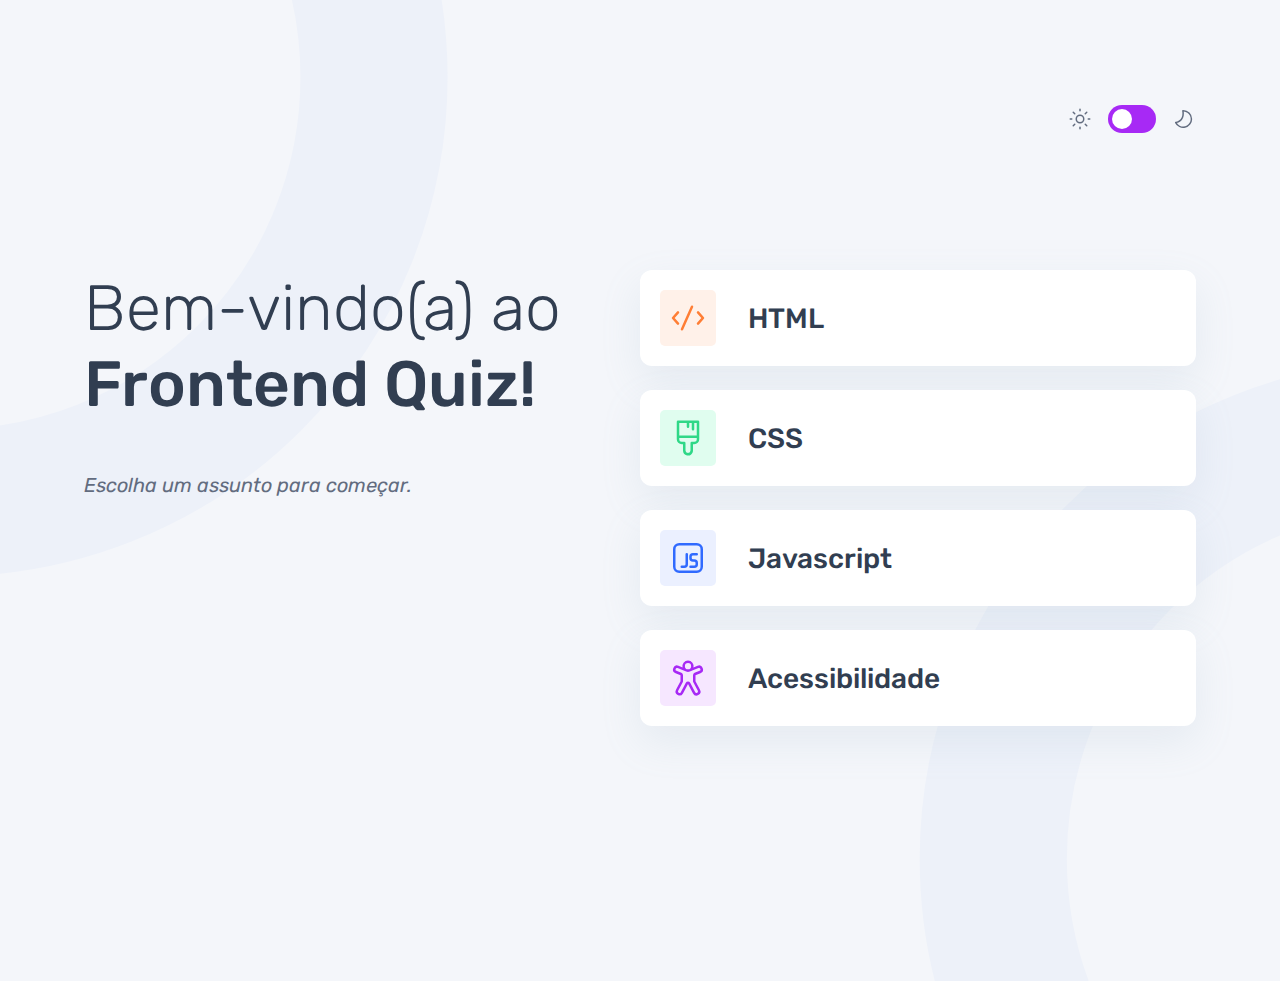
<file: index.html>
<!DOCTYPE html>
<html lang="pt-br">
<head>
    <meta charset="UTF-8">
    <meta name="viewport" content="width=device-width, initial-scale=1.0">
    <link rel="preconnect" href="https://fonts.googleapis.com">
    <link rel="preconnect" href="https://fonts.gstatic.com" crossorigin>
    <link href="https://fonts.googleapis.com/css2?family=Rubik:ital,wght@0,300..900;1,300..900&display=swap" rel="stylesheet">

    <link rel="stylesheet" href="./style.css">
    <script src="./script.js" type="module" defer></script>
    <title>Quiz App</title>
</head>
<body>
    <header>
        <div class="tema">
            <img src="./assets/images/icon-sun-dark.svg" alt="icone do sol">
            <button>
                <div></div>
            </button>
            <img src="./assets/images/icon-moon-dark.svg" alt="icone da lua">
        </div>
    </header>

    <main>
        <section class="boas_vindas">
            <h1>
                Bem-vindo(a) ao <br>
                <strong>Frontend Quiz!</strong>
            </h1>

            <p>Escolha um assunto para começar.</p>
        </section>

        <section class="assuntos">
            <button class="botao_html">
                <div>
                    <img src="./assets/images/icon-html.svg" alt="icone do HTML">
                </div>
                <span>HTML</span>
            </button>

            <button class="botao_css">
                <div>
                    <img src="./assets/images/icon-css.svg" alt="icone do CSS">
                </div>
                <span>CSS</span>
            </button>

            <button class="botao_javascript">
                <div>
                    <img src="./assets/images/icon-javascript.svg" alt="icone do Javascript">
                </div>
                <span>Javascript</span>
            </button>

            <button class="botao_acessibilidade">
                <div>
                    <img src="./assets/images/icon-acessibilidade.svg" alt="icone da acessibilidade">
                </div>
               <span>Acessibilidade</span>
            </button>
        </section>
    </main>
</body>
</html>
</file>
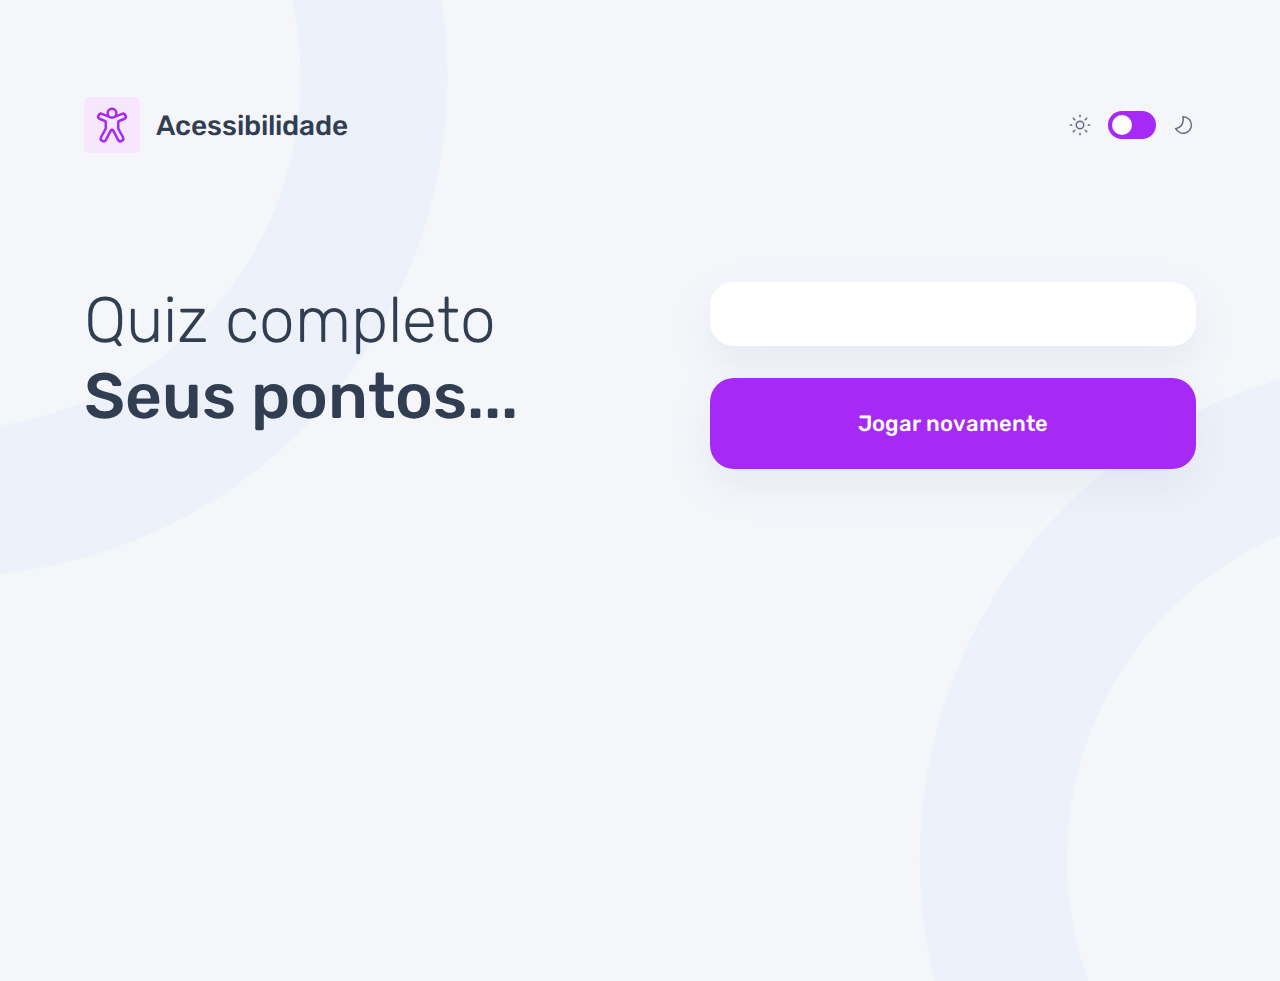
<file: pages/resultado/resultado.html>
<!DOCTYPE html>
<html lang="en">
<head>
    <meta charset="UTF-8">
    <meta name="viewport" content="width=device-width, initial-scale=1.0">
    <link rel="preconnect" href="https://fonts.googleapis.com">
    <link rel="preconnect" href="https://fonts.gstatic.com" crossorigin>
    <link href="https://fonts.googleapis.com/css2?family=Rubik:ital,wght@0,300..900;1,300..900&display=swap" rel="stylesheet">
    
    <link rel="stylesheet" href="./resultado.css">
    <script src="./resultado.js" type="module" defer></script>
    <title>Quiz App</title>
</head>
<body>
    <header>
        <div class="assunto">
            <div class="assunto_icone">
                <img src="../../assets/images/icon-acessibilidade.svg" alt="">
            </div>

            <h1>Acessibilidade</h1>
        </div>


        <div class="tema">
            <img src="../../assets/images/icon-sun-dark.svg" alt="icone do sol">
            <button>
                <div></div>
            </button>
            <img src="../../assets/images/icon-moon-dark.svg" alt="icone da lua">
        </div>  
    </header>

    <main>
        <h2>
            Quiz completo <br>
            <strong>Seus pontos...</strong>
        </h2>

        <div>
            <section class="pontuacao">
                
            </section>

            <button>Jogar novamente</button>
        </div>
    </main>
</body>
</html>
</file>
<file: style.css>
*{
    margin: 0;
    padding: 0;
    box-sizing: border-box;
    font-family: "Rubik", sans-serif;
    -webkit-font-smoothing: antialiased;
}

:root {
    --bg-color:#f4f6fa;
    --purple: #a729f5;
    --primary-text-color: #313e51;
    --secondary-text-color: #626c7f;
    --button-bg: #fff;
    --shadow: 0px 16px 40px 0px rgba(143, 168, 193, 0.14);
    --bg-html: #fff1e9;
    --bg-css: #e0fdef;
    --bg-javascript: #ebf0ff;
    --bg-acessibilidade: #f6e7ff;
    --white: #fff;
    --bg-mobile: url(./assets/images/pattern-background-mobile-light.svg);
    --bg-desktop: url(./assets/images/pattern-background-desktop-light.svg);
}

body.escuro {
    --bg-color: #313e51;
    --bg-mobile: url(./assets/images/pattern-background-mobile-dark.svg);
    --bg-desktop: url(./assets/images/pattern-background-desktop-dark.svg);
    --primary-text-color: #fff;
    --secondary-text-color: #abc1e1;
    --button-bg: #3b4d66;
    --shadow: 0px 16px 40px 0px rgba(49, 62, 81, 0.14);
}

body {
    height: 100svh;
    background: var(--bg-mobile) var(--bg-color);
    background-repeat: no-repeat;
    background-size: cover;
}

header {
    padding: 16px 24px;
    display: flex;
    justify-content: flex-end;
    max-width: 1160px;
    margin-inline: auto;
}

.tema {
    padding: 8px 0;
    display: flex;
    align-items: center;
    gap: 8px;
}

.tema img {
    width: 16px;
}

.tema button{
    height: 20px;
    width: 32px;
    background: var(--purple);
    border: 0;
    border-radius: 999px;
    padding: 4px;
    display: flex;
    cursor: pointer;
}

.tema button div{
    background: var(--white);
    width: 12px;
    height: 12px;
    border-radius: 999px;
}

main {
    padding: 32px 24px;
}

.boas_vindas {
    margin-bottom: 40px;
}

.boas_vindas h1{
    font-size: 40px;
    font-weight: 300;
    color: var(--primary-text-color);
    margin-bottom: 16px;
}

.boas_vindas h1 strong {
    font-weight: 500;
}

.boas_vindas p {
    color: var(--secondary-text-color);
    font-size: 14px;
    line-height: 150%;
    font-style: italic;
}

.assuntos {
    display: flex;
    flex-direction: column;
    gap: 12px;
}

.assuntos button {
    border: none;
    background: var(--button-bg);
    display: flex;
    align-items: center;
    gap: 16px;
    padding: 12px;
    border-radius: 12px;
    box-shadow: var(--shadow);
    font-size: 18px;
    font-weight: 500;
    color: var(--primary-text-color);
    cursor: pointer;
}

.assuntos button div {
    width: 40px;
    height: 40px;
    padding: 5px;
    border-radius: 5px;
}

.assuntos button img {
    width: 100%;
}

.botao_html div {
    background: var(--bg-html);
}

.botao_css div {
    background: var(--bg-css);
}

.botao_javascript div{
    background: var(--bg-javascript);
}

.botao_acessibilidade div {
    background: var(--bg-acessibilidade);
}

@media(min-width: 1100px) {
    body {
        background: var(--bg-desktop) var(--bg-color);
        background-size: cover;
        background-repeat: no-repeat;
    }

    header {
        margin-block: 81px;
        
    }

    .tema {
        gap: 16px;
    }

    .tema img {
        width: 24px;
    }

    .tema button {
        width: 48px;
        height: 28px;
    }

    .tema button div {
        width: 20px;
        height: 20px;
    }

    main {
        display: flex;
        max-width: 1160px;
        margin-inline: auto;
    }

    section {
        width: 100%;
    }

    .boas_vindas h1 {
        font-size: 64px;
        margin-bottom: 48px;
    }

    .boas_vindas p {
        font-size: 20px;
    }

    .assuntos {
        gap: 24px;
    }

    .assuntos button {
        font-size: 28px;
        padding: 20px;
        gap: 32px;
    }

    .assuntos button div {
        width: 56px;
        height: 56px;
        padding: 8px;
    }
}
</file>
<file: pages/resultado/resultado.css>
*{
    margin: 0;
    padding: 0;
    box-sizing: border-box;
    font-family: "Rubik", sans-serif;
    -webkit-font-smoothing: antialiased;
}

:root {
    --bg-color:#f4f6fa;
    --bg-span:#f4f6fa;
    --color-span: #626c7f;
    --purple: #a729f5;
    --puple-hover: rgba(167, 41, 245, 0.7);
    --primary-text-color: #313e51;
    --secondary-text-color: #626c7f;
    --pontuacao-bg: #fff;
    --shadow: 0px 16px 40px 0px rgba(143, 168, 193, 0.14);
    --bg-html: #fff1e9;
    --bg-css: #e0fdef;
    --bg-javascript: #ebf0ff;
    --bg-acessibilidade: #f6e7ff;
    --white: #fff;
    --bg-mobile: url(../../assets/images/pattern-background-mobile-light.svg);
    --bg-desktop: url(../../assets/images/pattern-background-desktop-light.svg);
}

body.escuro {
    --bg-color: #313e51;
    --color-span: #313e51;
    --bg-mobile: url(../../assets/images/pattern-background-mobile-dark.svg);
    --bg-desktop: url(../../assets/images/pattern-background-desktop-dark.svg);
    --primary-text-color: #fff;
    --secondary-text-color: #abc1e1;
    --pontuacao-bg: #3b4d66;
    --shadow: 0px 16px 40px 0px rgba(49, 62, 81, 0.14);
}

body {
    height: 100svh;
    background: var(--bg-mobile) var(--bg-color);
    background-repeat: no-repeat;
    background-size: cover;
}

header {
    display: flex;
    justify-content: space-between;
    padding: 16px 24px;
}

.assunto {
    display: flex;
    align-items: center;
    gap: 16px;
}

.assunto_icone {
    background: var(--bg-acessibilidade);
    width: 40px;
    height: 40px;
    padding: 5px;
    border-radius: 5px;
}

.assunto_icone.html {
    background: var(--bg-html);
}

.assunto_icone.css {
    background: var(--bg-css);
}

.assunto_icone.javascript {
    background: var(--bg-javascript);
}

.assunto_icone.acessibilidade {
    background: var(--bg-acessibilidade);
}


.assunto_icone img {
    width: 100%;
}

.assunto h1 {
    font-size: 18px;
    font-weight: 500;
    color: var(--primary-text-color);
}

.tema {
    padding: 8px 0;
    display: flex;
    align-items: center;
    gap: 8px;
}

.tema img {
    width: 16px;
}

.tema button{
    height: 20px;
    width: 32px;
    background: var(--purple);
    border: 0;
    border-radius: 999px;
    padding: 4px;
    display: flex;
    cursor: pointer;
}

.tema button div{
    background: var(--white);
    width: 12px;
    height: 12px;
    border-radius: 999px;
}

main {
    padding: 32px 24px;
}

main h2 {
    font-size: 40px;
    font-weight: 300;
    color: var(--primary-text-color);
    margin-bottom: 40px;
}

main h2 strong {
    font-weight: 500;
}

.pontuacao {
    background: var(--pontuacao-bg);
    padding: 32px;
    display: flex;
    flex-direction: column;
    align-items: center;
    gap: 16px;
    border-radius: 12px;
    margin-bottom: 12px;
    box-shadow: var(--shadow);
}

.pontuacao strong {
    font-size: 88px;
    color: var(--primary-text-color);
    font-weight: 500;
}

.pontuacao p {
    color: var(--secondary-text-color);
    font-size: 18px;
}

main button {
    padding: 16px;
    border-radius: 12px;
    border: 0;
    background: var(--purple);
    color: var(--white);
    width: 100%;

    font-size: 18px;
    font-weight: 500;
    transition: background 0.3s;
    box-shadow: var(--shadow);
}

main button:hover {
    background: var(--puple-hover);
    cursor: pointer;
}

@media(min-width: 1100px) {
    body {
        background: var(--bg-desktop) var(--bg-color);
        background-size: cover;
        background-repeat: no-repeat;
    }
    
    header {
        margin-block: 81px;
        max-width: 1160px;
        margin-inline: auto;
    }

    .assunto_icone {
        width: 56px;
        height: 56px;
        padding: 8px;
    }

    .assunto h1 {
        font-size: 28px;
    }

    .tema {
        gap: 16px;
    }

    .tema img {
        width: 24px;
    }

    .tema button {
        width: 48px;
        height: 28px;
    }

    .tema button div {
        width: 20px;
        height: 20px;
    }

    main {
        display: flex;
        gap: 140px;
        max-width: 1160px;
        margin-inline: auto;
    }

    h2,h2,
    main > div {
        width: 100%;
    }

    main h2 {
        font-size: 64px;
    }

    .pontuacao {
        border-radius: 24px;
        margin-bottom: 32px;
    }

    .pontuacao strong {
        font-size:  144px;
    }

    .pontuacao p {
        font-size: 24px;
    }
    
    main button {
        font-size: 22px;
        padding: 32px;
        border-radius: 24px;
    }
}
</file>
